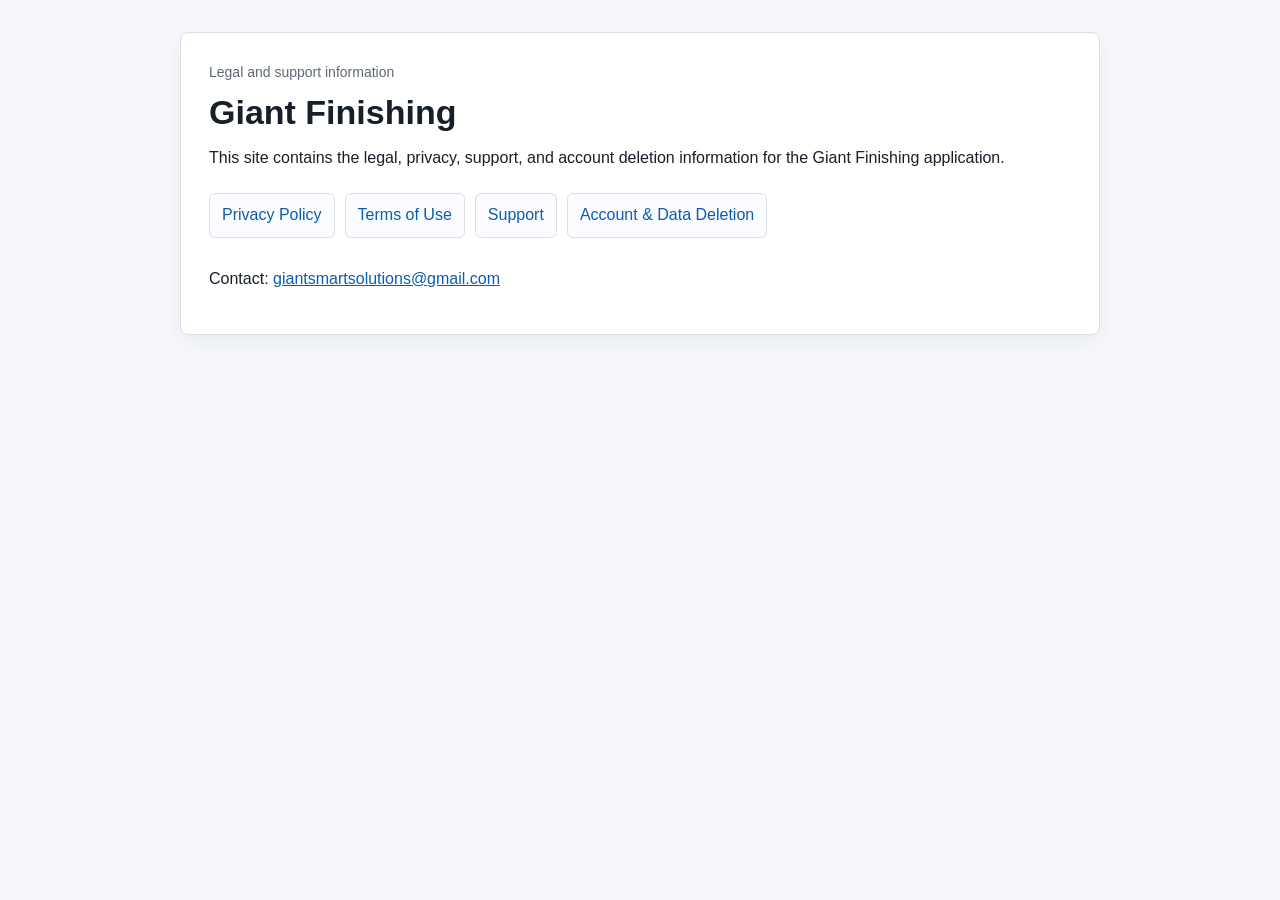
<file: index.html>
<!doctype html>
<html lang="en">
<head>
  <meta charset="utf-8">
  <meta name="viewport" content="width=device-width, initial-scale=1">
  <title>Giant Finishing Legal</title>
  <meta name="description" content="Legal, privacy, support, and account deletion information for the Giant Finishing application.">
  <link rel="stylesheet" href="./style.css">
</head>
<body>
  <main class="page">
    <section class="card">
      <p class="eyebrow">Legal and support information</p>
      <h1>Giant Finishing</h1>
      <p>
        This site contains the legal, privacy, support, and account deletion
        information for the Giant Finishing application.
      </p>

      <nav aria-label="Legal pages">
        <a href="./privacy/">Privacy Policy</a>
        <a href="./terms/">Terms of Use</a>
        <a href="./support/">Support</a>
        <a href="./deletion/">Account & Data Deletion</a>
      </nav>

      <p class="contact">
        Contact:
        <a href="mailto:giantsmartsolutions@gmail.com">giantsmartsolutions@gmail.com</a>
      </p>
    </section>
  </main>
</body>
</html>
</file>
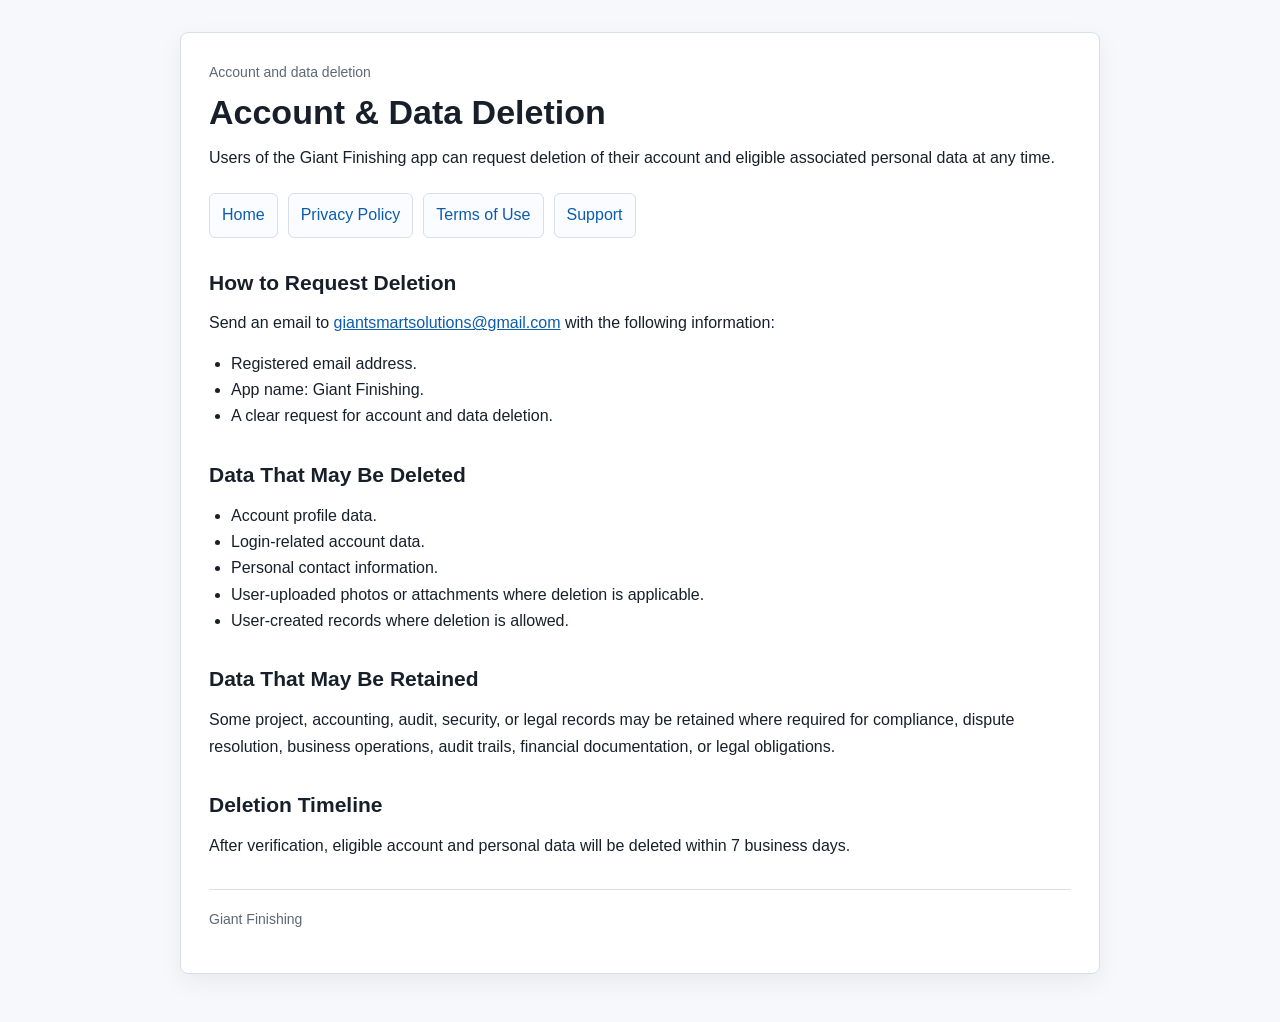
<file: deletion/index.html>
<!doctype html>
<html lang="en">
<head>
  <meta charset="utf-8">
  <meta name="viewport" content="width=device-width, initial-scale=1">
  <title>Account & Data Deletion - Giant Finishing</title>
  <meta name="description" content="Account and data deletion instructions for the Giant Finishing application.">
  <link rel="stylesheet" href="../style.css">
</head>
<body>
  <main class="page">
    <section class="card">
      <p class="eyebrow">Account and data deletion</p>
      <h1>Account & Data Deletion</h1>
      <p>
        Users of the Giant Finishing app can request deletion of their account
        and eligible associated personal data at any time.
      </p>

      <nav aria-label="Legal pages">
        <a href="../">Home</a>
        <a href="../privacy/">Privacy Policy</a>
        <a href="../terms/">Terms of Use</a>
        <a href="../support/">Support</a>
      </nav>

      <h2>How to Request Deletion</h2>
      <p>
        Send an email to
        <a href="mailto:giantsmartsolutions@gmail.com">giantsmartsolutions@gmail.com</a>
        with the following information:
      </p>
      <ul>
        <li>Registered email address.</li>
        <li>App name: Giant Finishing.</li>
        <li>A clear request for account and data deletion.</li>
      </ul>

      <h2>Data That May Be Deleted</h2>
      <ul>
        <li>Account profile data.</li>
        <li>Login-related account data.</li>
        <li>Personal contact information.</li>
        <li>User-uploaded photos or attachments where deletion is applicable.</li>
        <li>User-created records where deletion is allowed.</li>
      </ul>

      <h2>Data That May Be Retained</h2>
      <p>
        Some project, accounting, audit, security, or legal records may be
        retained where required for compliance, dispute resolution, business
        operations, audit trails, financial documentation, or legal obligations.
      </p>

      <h2>Deletion Timeline</h2>
      <p>
        After verification, eligible account and personal data will be deleted
        within 7 business days.
      </p>

      <p class="footer">Giant Finishing</p>
    </section>
  </main>
</body>
</html>
</file>
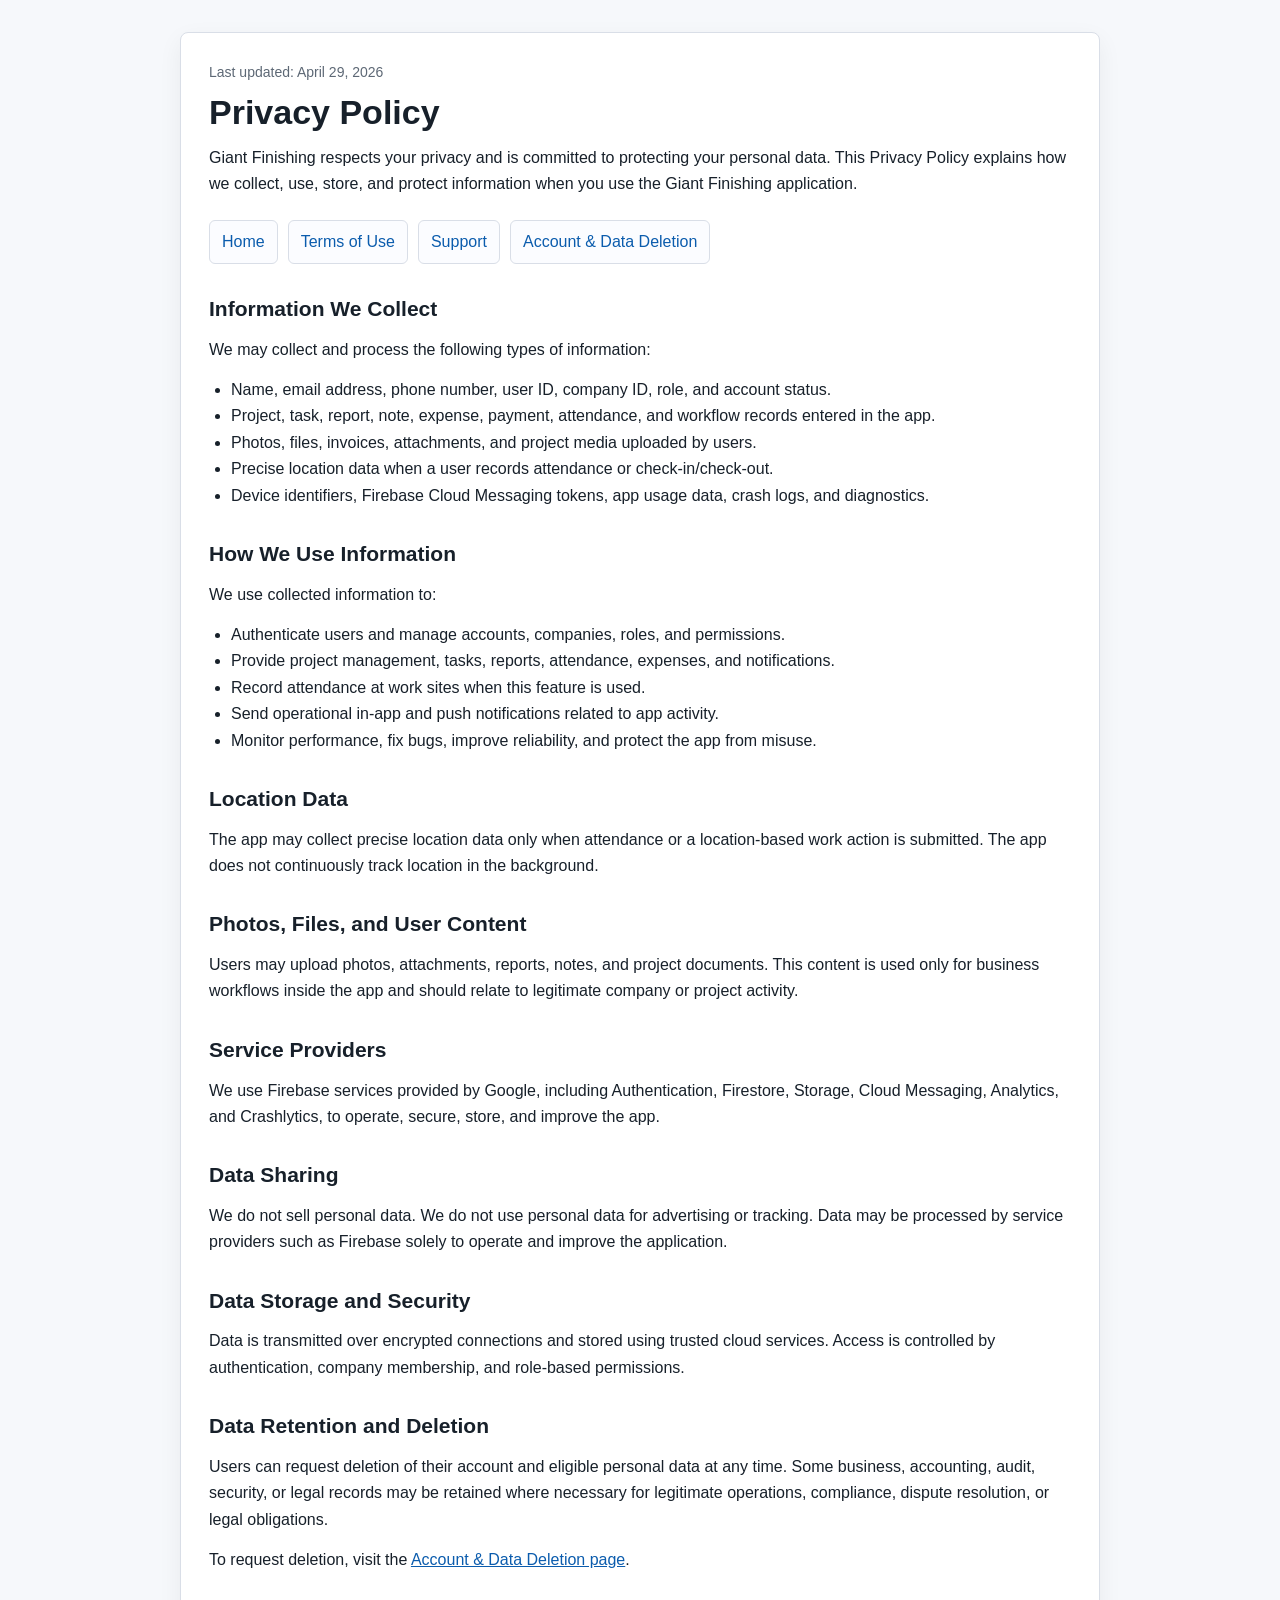
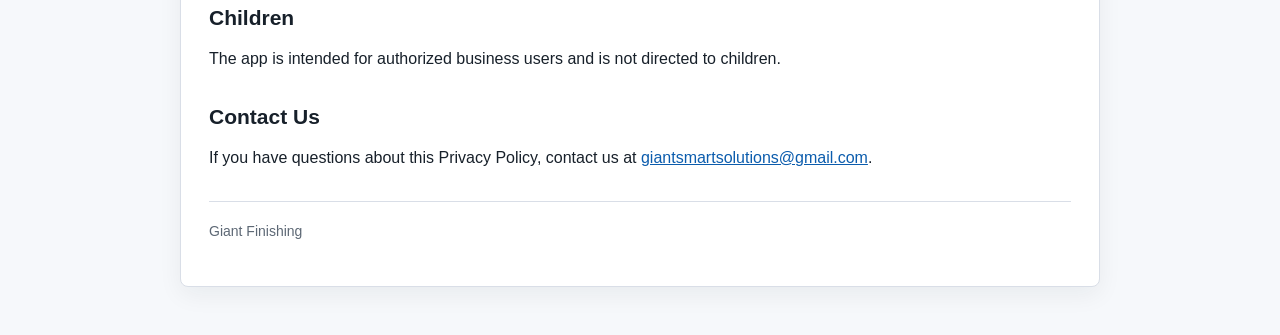
<file: privacy/index.html>
<!doctype html>
<html lang="en">
<head>
  <meta charset="utf-8">
  <meta name="viewport" content="width=device-width, initial-scale=1">
  <title>Privacy Policy - Giant Finishing</title>
  <meta name="description" content="Privacy Policy for the Giant Finishing application.">
  <link rel="stylesheet" href="../style.css">
</head>
<body>
  <main class="page">
    <section class="card">
      <p class="eyebrow">Last updated: April 29, 2026</p>
      <h1>Privacy Policy</h1>
      <p>
        Giant Finishing respects your privacy and is committed to protecting
        your personal data. This Privacy Policy explains how we collect, use,
        store, and protect information when you use the Giant Finishing
        application.
      </p>

      <nav aria-label="Legal pages">
        <a href="../">Home</a>
        <a href="../terms/">Terms of Use</a>
        <a href="../support/">Support</a>
        <a href="../deletion/">Account & Data Deletion</a>
      </nav>

      <h2>Information We Collect</h2>
      <p>We may collect and process the following types of information:</p>
      <ul>
        <li>Name, email address, phone number, user ID, company ID, role, and account status.</li>
        <li>Project, task, report, note, expense, payment, attendance, and workflow records entered in the app.</li>
        <li>Photos, files, invoices, attachments, and project media uploaded by users.</li>
        <li>Precise location data when a user records attendance or check-in/check-out.</li>
        <li>Device identifiers, Firebase Cloud Messaging tokens, app usage data, crash logs, and diagnostics.</li>
      </ul>

      <h2>How We Use Information</h2>
      <p>We use collected information to:</p>
      <ul>
        <li>Authenticate users and manage accounts, companies, roles, and permissions.</li>
        <li>Provide project management, tasks, reports, attendance, expenses, and notifications.</li>
        <li>Record attendance at work sites when this feature is used.</li>
        <li>Send operational in-app and push notifications related to app activity.</li>
        <li>Monitor performance, fix bugs, improve reliability, and protect the app from misuse.</li>
      </ul>

      <h2>Location Data</h2>
      <p>
        The app may collect precise location data only when attendance or a
        location-based work action is submitted. The app does not continuously
        track location in the background.
      </p>

      <h2>Photos, Files, and User Content</h2>
      <p>
        Users may upload photos, attachments, reports, notes, and project
        documents. This content is used only for business workflows inside the
        app and should relate to legitimate company or project activity.
      </p>

      <h2>Service Providers</h2>
      <p>
        We use Firebase services provided by Google, including Authentication,
        Firestore, Storage, Cloud Messaging, Analytics, and Crashlytics, to
        operate, secure, store, and improve the app.
      </p>

      <h2>Data Sharing</h2>
      <p>
        We do not sell personal data. We do not use personal data for
        advertising or tracking. Data may be processed by service providers
        such as Firebase solely to operate and improve the application.
      </p>

      <h2>Data Storage and Security</h2>
      <p>
        Data is transmitted over encrypted connections and stored using trusted
        cloud services. Access is controlled by authentication, company
        membership, and role-based permissions.
      </p>

      <h2>Data Retention and Deletion</h2>
      <p>
        Users can request deletion of their account and eligible personal data
        at any time. Some business, accounting, audit, security, or legal
        records may be retained where necessary for legitimate operations,
        compliance, dispute resolution, or legal obligations.
      </p>
      <p>
        To request deletion, visit the
        <a href="../deletion/">Account & Data Deletion page</a>.
      </p>

      <h2>Children</h2>
      <p>
        The app is intended for authorized business users and is not directed
        to children.
      </p>

      <h2>Contact Us</h2>
      <p>
        If you have questions about this Privacy Policy, contact us at
        <a href="mailto:giantsmartsolutions@gmail.com">giantsmartsolutions@gmail.com</a>.
      </p>

      <p class="footer">Giant Finishing</p>
    </section>
  </main>
</body>
</html>
</file>
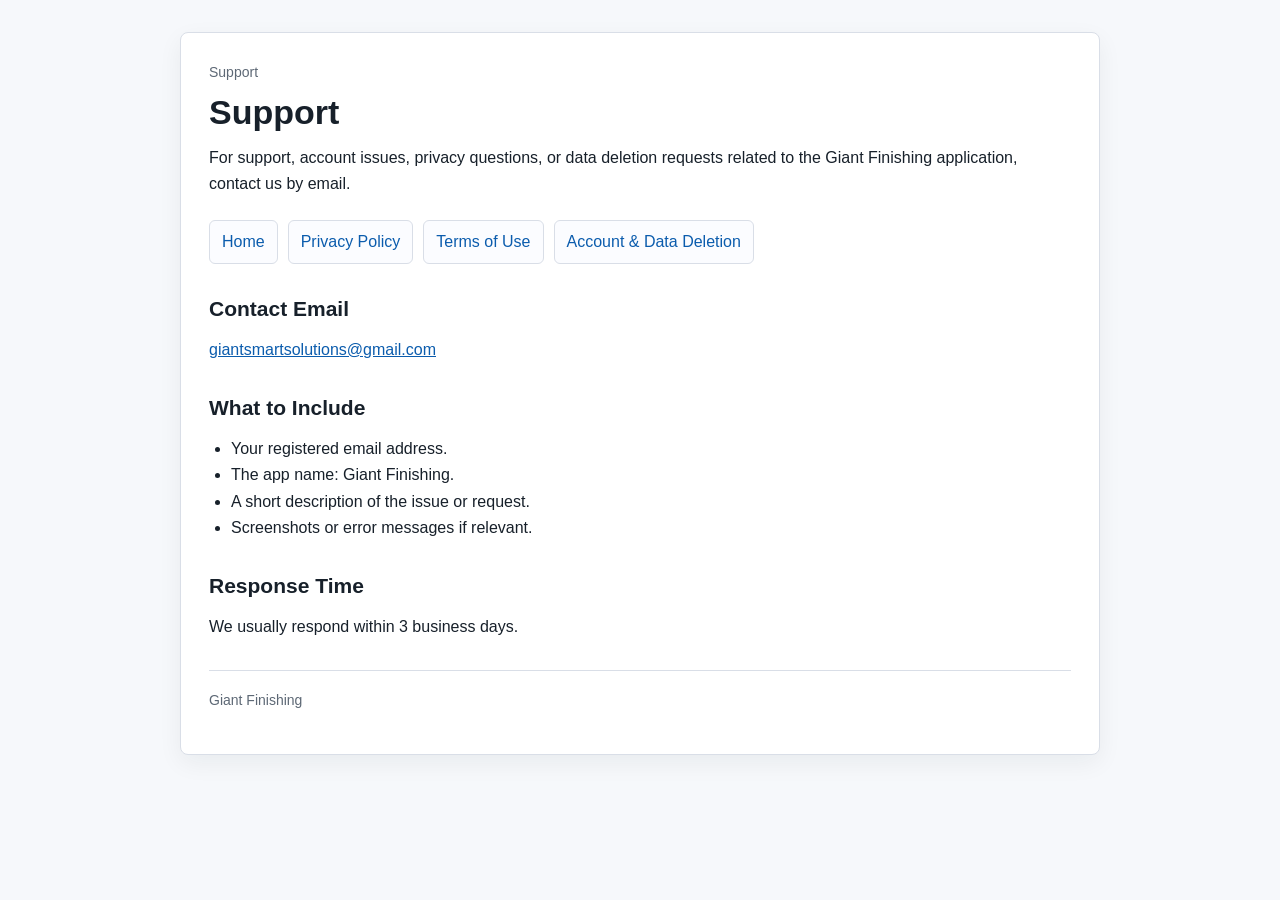
<file: support/index.html>
<!doctype html>
<html lang="en">
<head>
  <meta charset="utf-8">
  <meta name="viewport" content="width=device-width, initial-scale=1">
  <title>Support - Giant Finishing</title>
  <meta name="description" content="Support contact information for the Giant Finishing application.">
  <link rel="stylesheet" href="../style.css">
</head>
<body>
  <main class="page">
    <section class="card">
      <p class="eyebrow">Support</p>
      <h1>Support</h1>
      <p>
        For support, account issues, privacy questions, or data deletion
        requests related to the Giant Finishing application, contact us by
        email.
      </p>

      <nav aria-label="Legal pages">
        <a href="../">Home</a>
        <a href="../privacy/">Privacy Policy</a>
        <a href="../terms/">Terms of Use</a>
        <a href="../deletion/">Account & Data Deletion</a>
      </nav>

      <h2>Contact Email</h2>
      <p>
        <a href="mailto:giantsmartsolutions@gmail.com">giantsmartsolutions@gmail.com</a>
      </p>

      <h2>What to Include</h2>
      <ul>
        <li>Your registered email address.</li>
        <li>The app name: Giant Finishing.</li>
        <li>A short description of the issue or request.</li>
        <li>Screenshots or error messages if relevant.</li>
      </ul>

      <h2>Response Time</h2>
      <p>We usually respond within 3 business days.</p>

      <p class="footer">Giant Finishing</p>
    </section>
  </main>
</body>
</html>
</file>
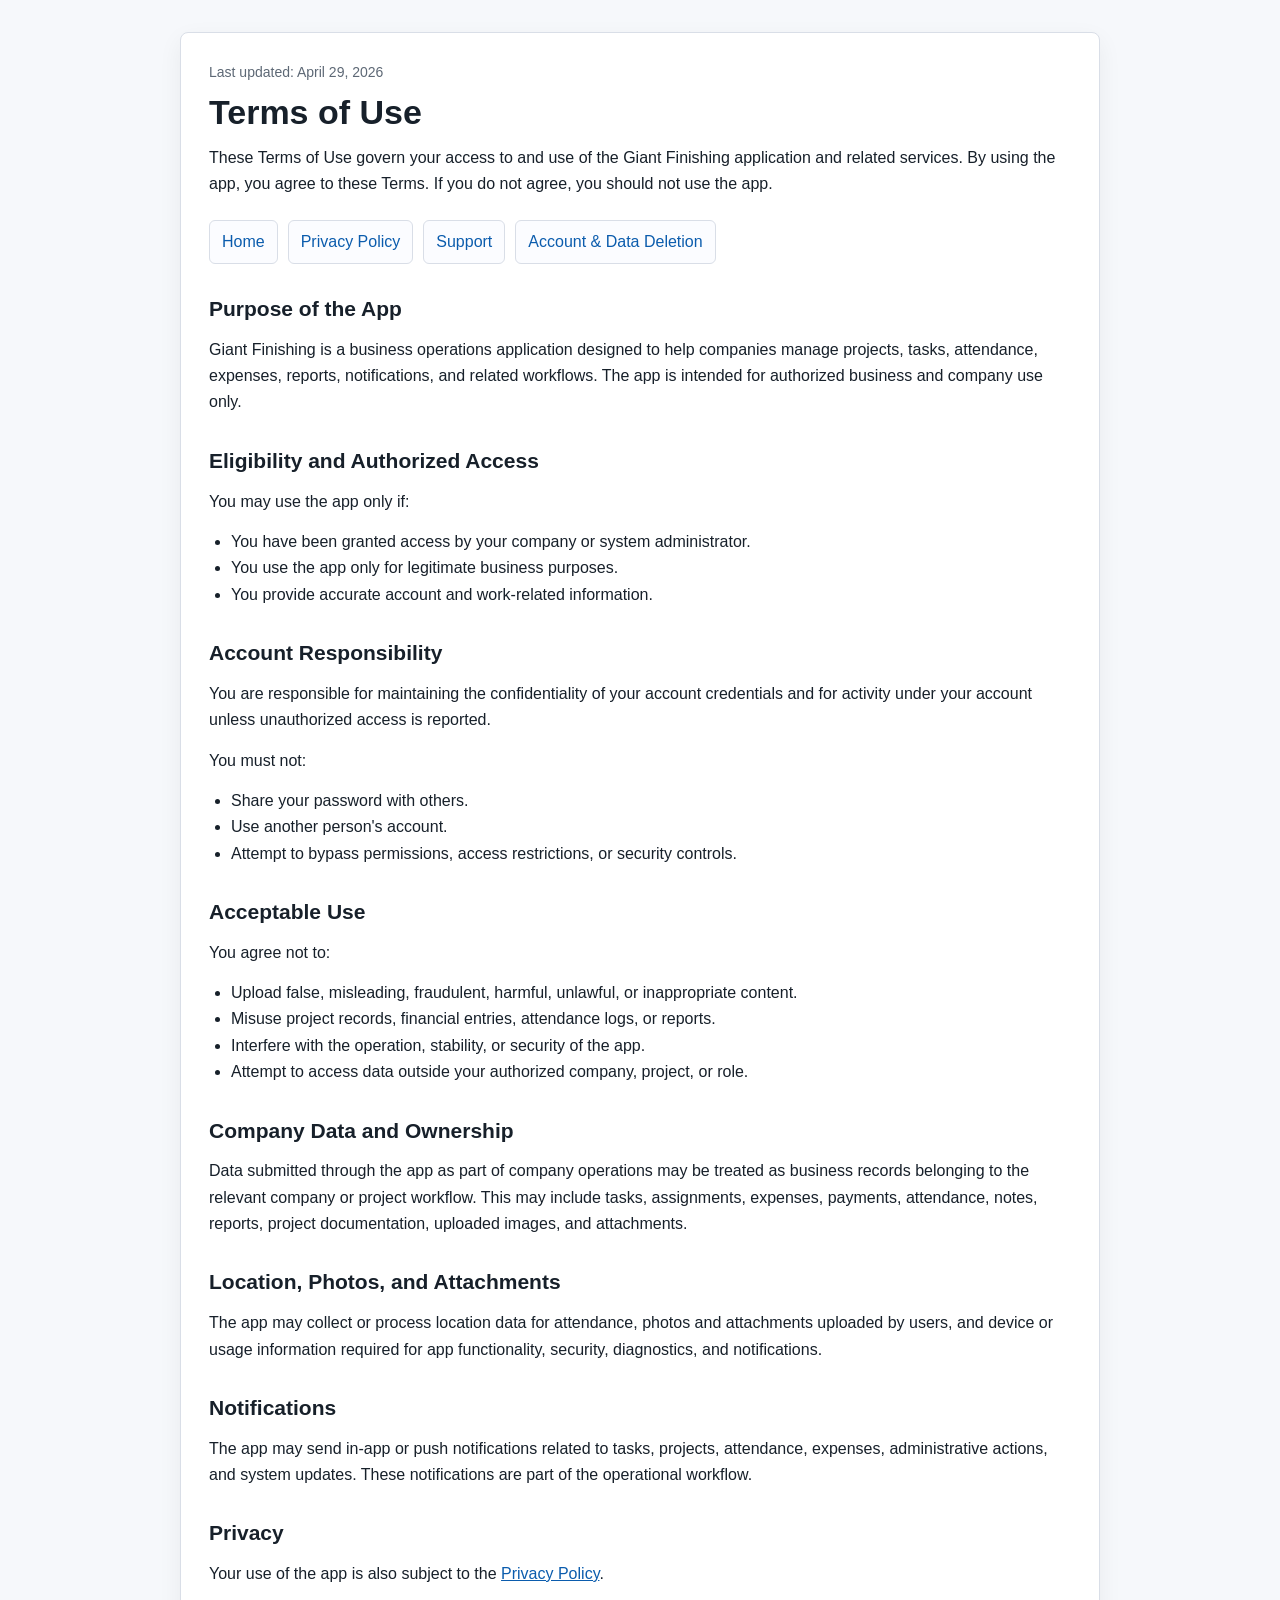
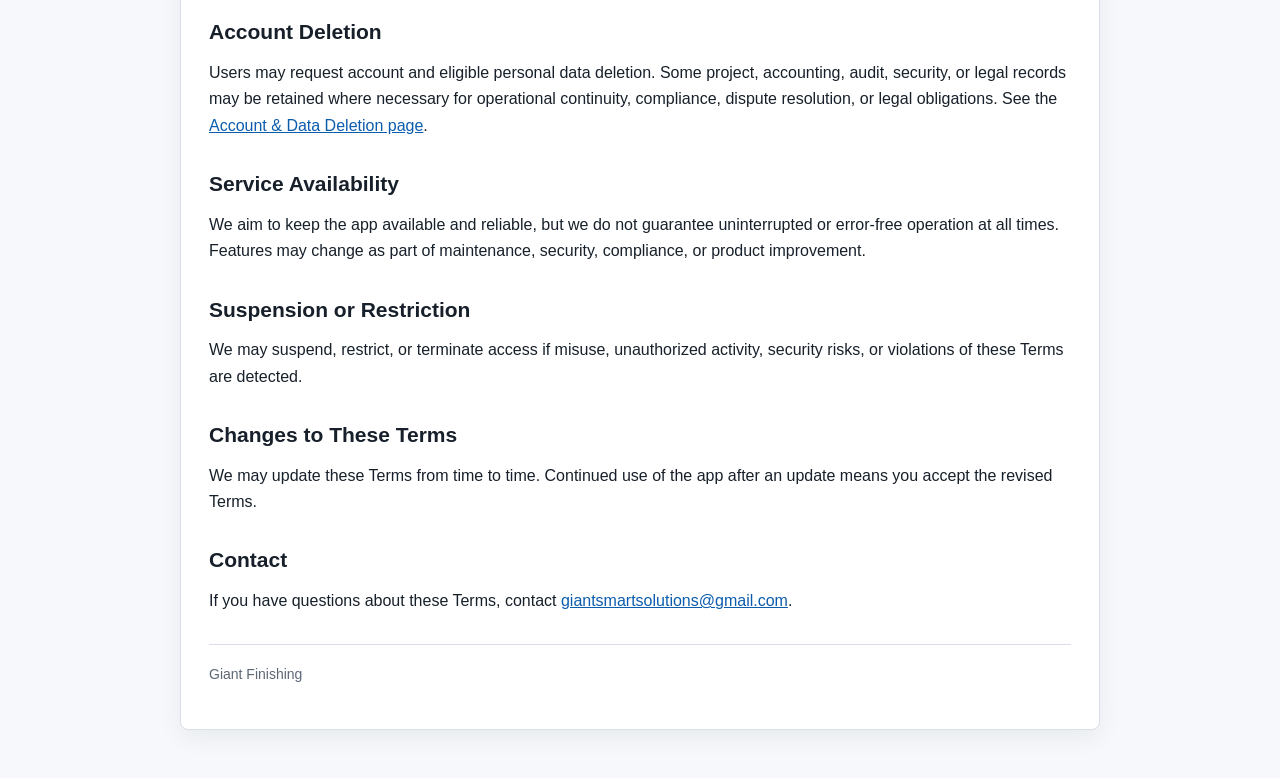
<file: terms/index.html>
<!doctype html>
<html lang="en">
<head>
  <meta charset="utf-8">
  <meta name="viewport" content="width=device-width, initial-scale=1">
  <title>Terms of Use - Giant Finishing</title>
  <meta name="description" content="Terms of Use for the Giant Finishing application.">
  <link rel="stylesheet" href="../style.css">
</head>
<body>
  <main class="page">
    <section class="card">
      <p class="eyebrow">Last updated: April 29, 2026</p>
      <h1>Terms of Use</h1>
      <p>
        These Terms of Use govern your access to and use of the Giant Finishing
        application and related services. By using the app, you agree to these
        Terms. If you do not agree, you should not use the app.
      </p>

      <nav aria-label="Legal pages">
        <a href="../">Home</a>
        <a href="../privacy/">Privacy Policy</a>
        <a href="../support/">Support</a>
        <a href="../deletion/">Account & Data Deletion</a>
      </nav>

      <h2>Purpose of the App</h2>
      <p>
        Giant Finishing is a business operations application designed to help
        companies manage projects, tasks, attendance, expenses, reports,
        notifications, and related workflows. The app is intended for
        authorized business and company use only.
      </p>

      <h2>Eligibility and Authorized Access</h2>
      <p>You may use the app only if:</p>
      <ul>
        <li>You have been granted access by your company or system administrator.</li>
        <li>You use the app only for legitimate business purposes.</li>
        <li>You provide accurate account and work-related information.</li>
      </ul>

      <h2>Account Responsibility</h2>
      <p>
        You are responsible for maintaining the confidentiality of your account
        credentials and for activity under your account unless unauthorized
        access is reported.
      </p>
      <p>You must not:</p>
      <ul>
        <li>Share your password with others.</li>
        <li>Use another person's account.</li>
        <li>Attempt to bypass permissions, access restrictions, or security controls.</li>
      </ul>

      <h2>Acceptable Use</h2>
      <p>You agree not to:</p>
      <ul>
        <li>Upload false, misleading, fraudulent, harmful, unlawful, or inappropriate content.</li>
        <li>Misuse project records, financial entries, attendance logs, or reports.</li>
        <li>Interfere with the operation, stability, or security of the app.</li>
        <li>Attempt to access data outside your authorized company, project, or role.</li>
      </ul>

      <h2>Company Data and Ownership</h2>
      <p>
        Data submitted through the app as part of company operations may be
        treated as business records belonging to the relevant company or
        project workflow. This may include tasks, assignments, expenses,
        payments, attendance, notes, reports, project documentation, uploaded
        images, and attachments.
      </p>

      <h2>Location, Photos, and Attachments</h2>
      <p>
        The app may collect or process location data for attendance, photos and
        attachments uploaded by users, and device or usage information required
        for app functionality, security, diagnostics, and notifications.
      </p>

      <h2>Notifications</h2>
      <p>
        The app may send in-app or push notifications related to tasks,
        projects, attendance, expenses, administrative actions, and system
        updates. These notifications are part of the operational workflow.
      </p>

      <h2>Privacy</h2>
      <p>
        Your use of the app is also subject to the
        <a href="../privacy/">Privacy Policy</a>.
      </p>

      <h2>Account Deletion</h2>
      <p>
        Users may request account and eligible personal data deletion. Some
        project, accounting, audit, security, or legal records may be retained
        where necessary for operational continuity, compliance, dispute
        resolution, or legal obligations. See the
        <a href="../deletion/">Account & Data Deletion page</a>.
      </p>

      <h2>Service Availability</h2>
      <p>
        We aim to keep the app available and reliable, but we do not guarantee
        uninterrupted or error-free operation at all times. Features may change
        as part of maintenance, security, compliance, or product improvement.
      </p>

      <h2>Suspension or Restriction</h2>
      <p>
        We may suspend, restrict, or terminate access if misuse, unauthorized
        activity, security risks, or violations of these Terms are detected.
      </p>

      <h2>Changes to These Terms</h2>
      <p>
        We may update these Terms from time to time. Continued use of the app
        after an update means you accept the revised Terms.
      </p>

      <h2>Contact</h2>
      <p>
        If you have questions about these Terms, contact
        <a href="mailto:giantsmartsolutions@gmail.com">giantsmartsolutions@gmail.com</a>.
      </p>

      <p class="footer">Giant Finishing</p>
    </section>
  </main>
</body>
</html>
</file>
<file: style.css>
:root {
  color-scheme: light;
  --bg: #f6f8fb;
  --surface: #ffffff;
  --text: #17202a;
  --muted: #5d6875;
  --border: #d9dee7;
  --accent: #0b5cad;
}

* {
  box-sizing: border-box;
}

body {
  margin: 0;
  background: var(--bg);
  color: var(--text);
  font-family: Arial, Helvetica, sans-serif;
  line-height: 1.65;
}

.page {
  width: min(920px, calc(100% - 32px));
  margin: 0 auto;
  padding: 32px 0 48px;
}

.card {
  background: var(--surface);
  border: 1px solid var(--border);
  border-radius: 8px;
  padding: 28px;
  box-shadow: 0 8px 24px rgba(23, 32, 42, 0.06);
}

.eyebrow {
  color: var(--muted);
  margin: 0 0 8px;
  font-size: 14px;
}

h1 {
  margin: 0 0 12px;
  font-size: 34px;
  line-height: 1.2;
}

h2 {
  margin: 28px 0 10px;
  font-size: 21px;
}

p {
  margin: 0 0 14px;
}

ul {
  margin: 0 0 18px 22px;
  padding: 0;
}

a {
  color: var(--accent);
}

nav {
  display: flex;
  flex-wrap: wrap;
  gap: 10px;
  margin: 22px 0 28px;
}

nav a {
  border: 1px solid var(--border);
  border-radius: 6px;
  padding: 8px 12px;
  background: #fbfcff;
  text-decoration: none;
}

.contact {
  margin-top: 22px;
}

.footer {
  margin-top: 30px;
  padding-top: 18px;
  border-top: 1px solid var(--border);
  color: var(--muted);
  font-size: 14px;
}

@media (max-width: 560px) {
  .page {
    width: min(100% - 20px, 920px);
    padding: 18px 0 32px;
  }

  .card {
    padding: 20px;
  }

  h1 {
    font-size: 28px;
  }
}
</file>
